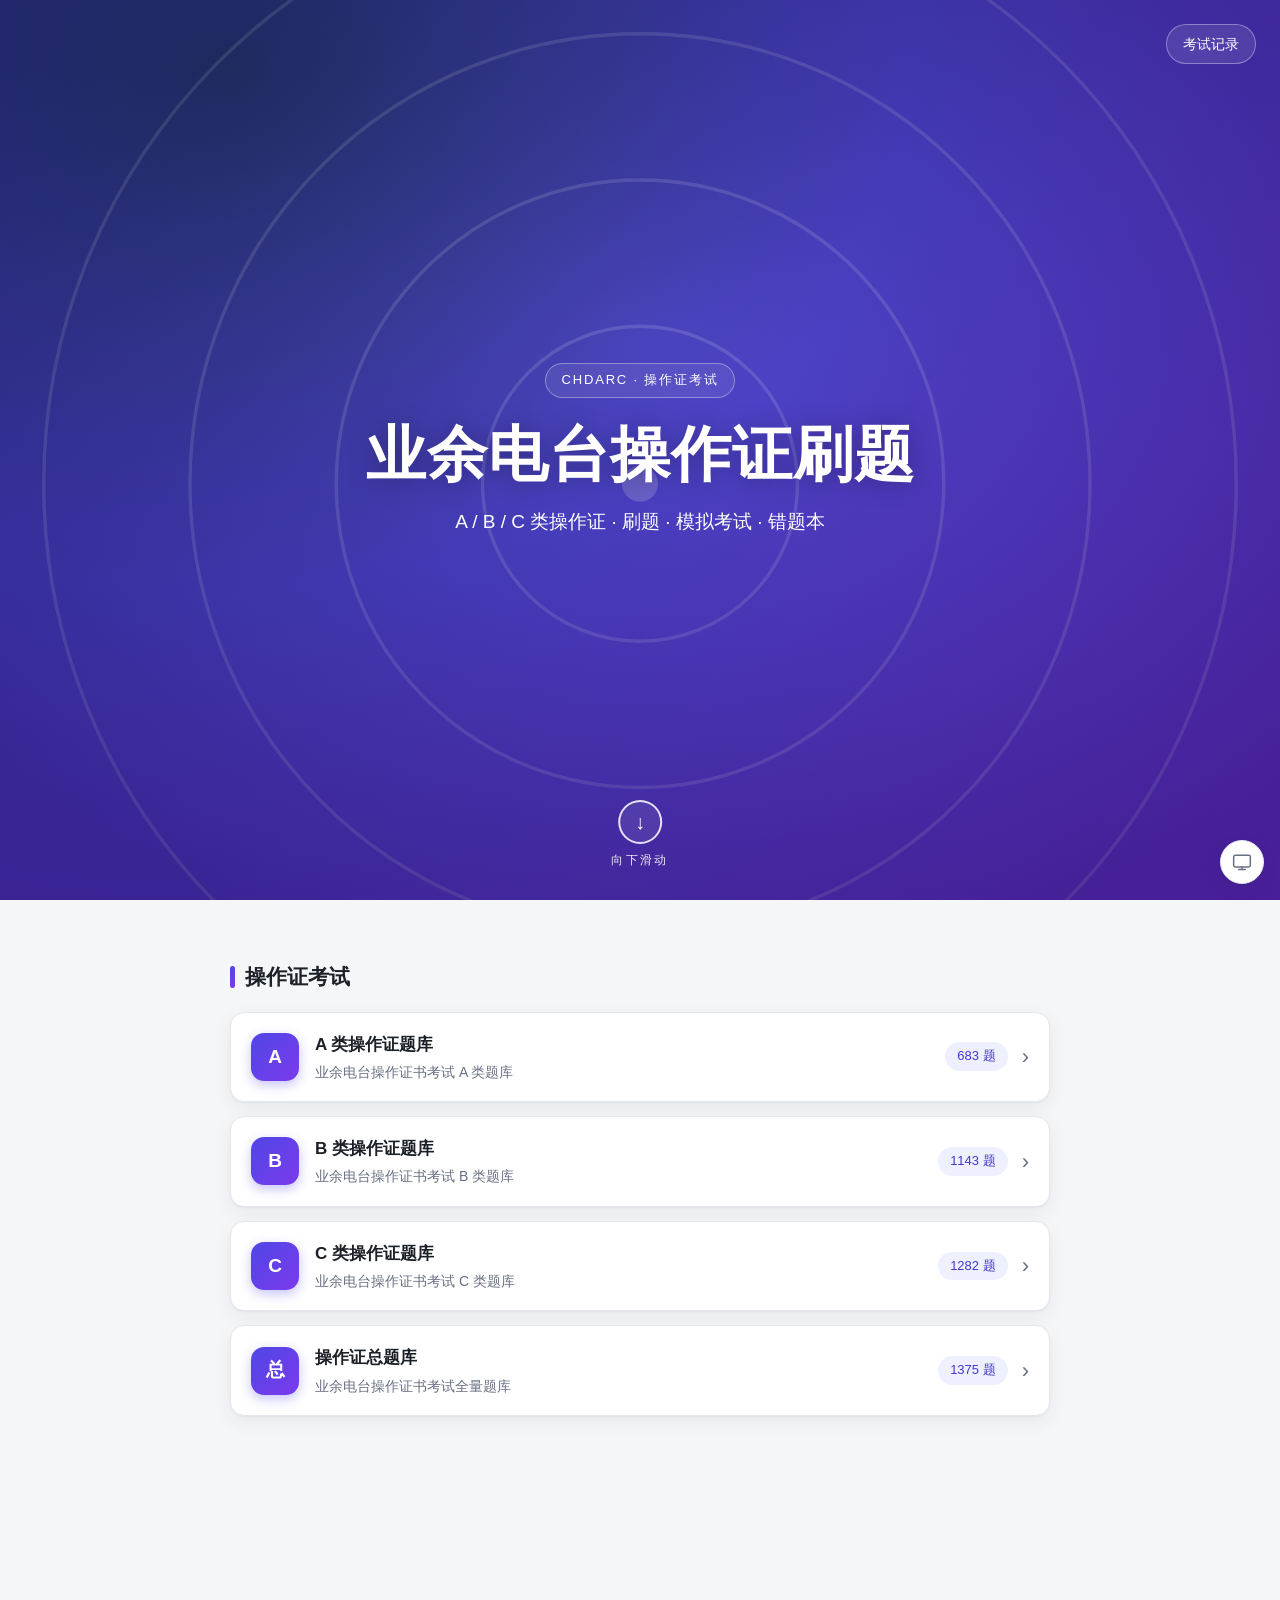
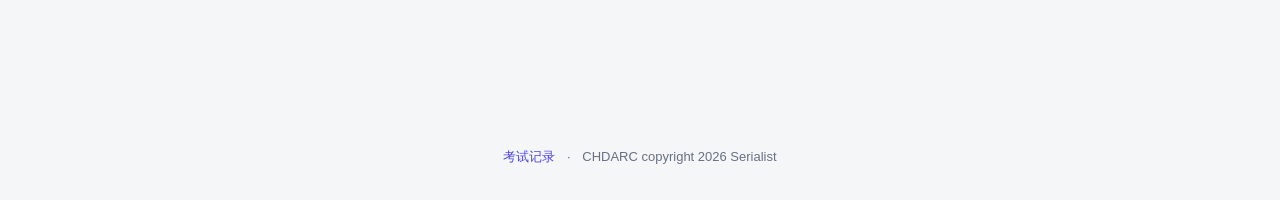
<file: index.html>
<!DOCTYPE html>
<html lang="zh-CN">
<head>
	<meta charset="UTF-8">
	<meta name="viewport" content="width=device-width, initial-scale=1.0">
	<title>刷题测试网站</title>
	<script>
		(function () {
			var t = null;
			try { t = localStorage.getItem('examapp:theme'); } catch (e) {}
			if (t !== 'light' && t !== 'dark') {
				t = window.matchMedia && window.matchMedia('(prefers-color-scheme: dark)').matches ? 'dark' : 'light';
			}
			document.documentElement.setAttribute('data-theme', t);
		})();
	</script>
	<link rel="icon" type="image/svg+xml" href="assets/favicon.svg">
	<link rel="icon" type="image/x-icon" href="favicon.ico">
	<link rel="stylesheet" href="assets/style/base.css">
	<link rel="stylesheet" href="assets/style/components.css">
	<link rel="stylesheet" href="assets/style/pages.css">
</head>

<body data-page="home">
	<section class="cover" id="cover">
		<div class="cover__bg" id="coverBg"></div>
		<div class="cover__overlay"></div>
		<a class="cover__nav" href="scores.html">考试记录</a>
		<div class="cover__inner">
			<span class="cover__badge">CHDARC · 操作证考试</span>
			<h1 class="cover__title">业余电台操作证刷题</h1>
			<p class="cover__subtitle">A / B / C 类操作证 · 刷题 · 模拟考试 · 错题本</p>
		</div>
		<button class="cover__scroll" id="coverArrow" aria-label="下滑查看目录">
			<span class="cover__arrow">&#8595;</span>
			<span class="cover__hint">向下滑动</span>
		</button>
	</section>

	<main class="catalog-section" id="catalogSection">
		<div class="catalog" id="catalog"></div>
		<footer class="site-footer">
			<a class="site-footer__link" href="scores.html">考试记录</a>
			<span class="site-footer__sep">·</span>
			<span>CHDARC copyright 2026 Serialist</span>
		</footer>
	</main>

	<script src="assets/script/config.js"></script>
	<script src="assets/script/site.js"></script>
	<script src="assets/script/store.js"></script>
	<script src="assets/script/data.js"></script>
	<script src="assets/script/records.js"></script>
	<script src="assets/script/session.js"></script>
	<script src="assets/script/ui/common.js"></script>
	<script src="assets/script/ui/home.js"></script>
	<script src="assets/script/theme.js"></script>
</body>

</html>
</file>
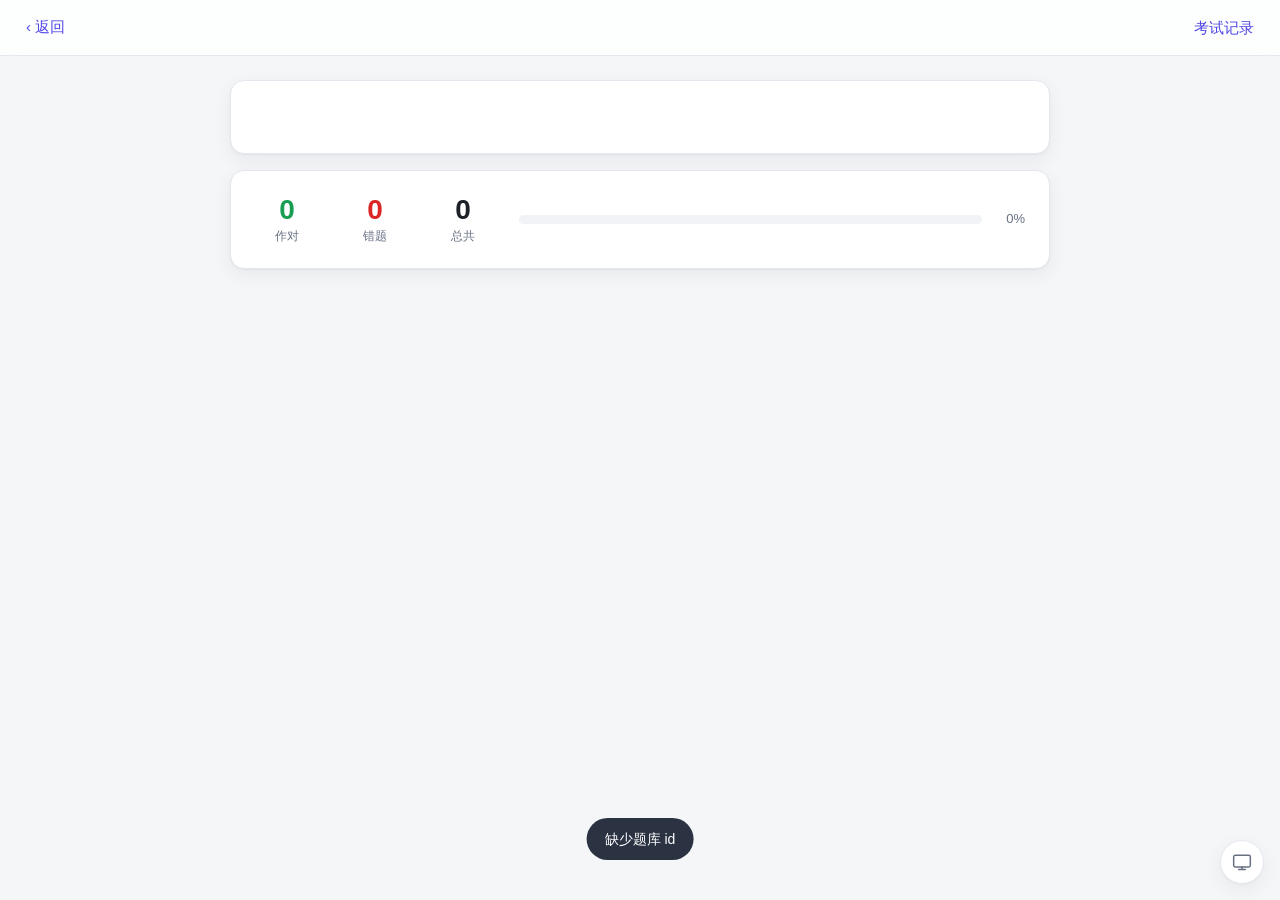
<file: bank.html>
<!DOCTYPE html>
<html lang="zh-CN">
<head>
  <meta charset="UTF-8">
  <meta name="viewport" content="width=device-width, initial-scale=1.0">
  <title>题库</title>
  <script>
    (function () {
      var t = null;
      try { t = localStorage.getItem('examapp:theme'); } catch (e) {}
      if (t !== 'light' && t !== 'dark') {
        t = window.matchMedia && window.matchMedia('(prefers-color-scheme: dark)').matches ? 'dark' : 'light';
      }
      document.documentElement.setAttribute('data-theme', t);
    })();
  </script>
  <link rel="icon" type="image/svg+xml" href="assets/favicon.svg">
  <link rel="icon" type="image/x-icon" href="favicon.ico">
  <link rel="stylesheet" href="assets/style/base.css">
  <link rel="stylesheet" href="assets/style/components.css">
  <link rel="stylesheet" href="assets/style/pages.css">
</head>
<body data-page="bank">
  <header class="topbar">
    <button class="topbar__btn" id="backBtn">&#8249; 返回</button>
    <div class="topbar__title" id="bankTitle"></div>
    <div class="topbar__right">
      <a class="topbar__btn" id="scoresLink" href="scores.html" title="考试记录">考试记录</a>
    </div>
  </header>

  <main class="bank">
    <section class="bank__head card">
      <h1 class="bank__title" id="headTitle"></h1>
      <p class="bank__brief" id="bankBrief"></p>
      <div class="bank__types" id="bankTypes"></div>
      <div class="bank__exam" id="bankExam"></div>
    </section>

    <section class="bank__stats card">
      <div class="stat">
        <span class="stat__num" id="statCorrect">0</span>
        <span class="stat__label">作对</span>
      </div>
      <div class="stat">
        <span class="stat__num" id="statWrong">0</span>
        <span class="stat__label">错题</span>
      </div>
      <div class="stat">
        <span class="stat__num" id="statTotal">0</span>
        <span class="stat__label">总共</span>
      </div>
      <div class="bank__progress">
        <div class="bank__progress-bar" id="progressBar"></div>
      </div>
      <span class="bank__progress-text" id="progressText">0%</span>
    </section>

    <section class="bank__modes" id="modeCards"></section>
  </main>

  <script src="assets/script/config.js"></script>
  <script src="assets/script/site.js"></script>
  <script src="assets/script/store.js"></script>
  <script src="assets/script/data.js"></script>
  <script src="assets/script/records.js"></script>
  <script src="assets/script/session.js"></script>
  <script src="assets/script/ui/common.js"></script>
  <script src="assets/script/ui/bank.js"></script>
  <script src="assets/script/theme.js"></script>
</body>
</html>
</file>
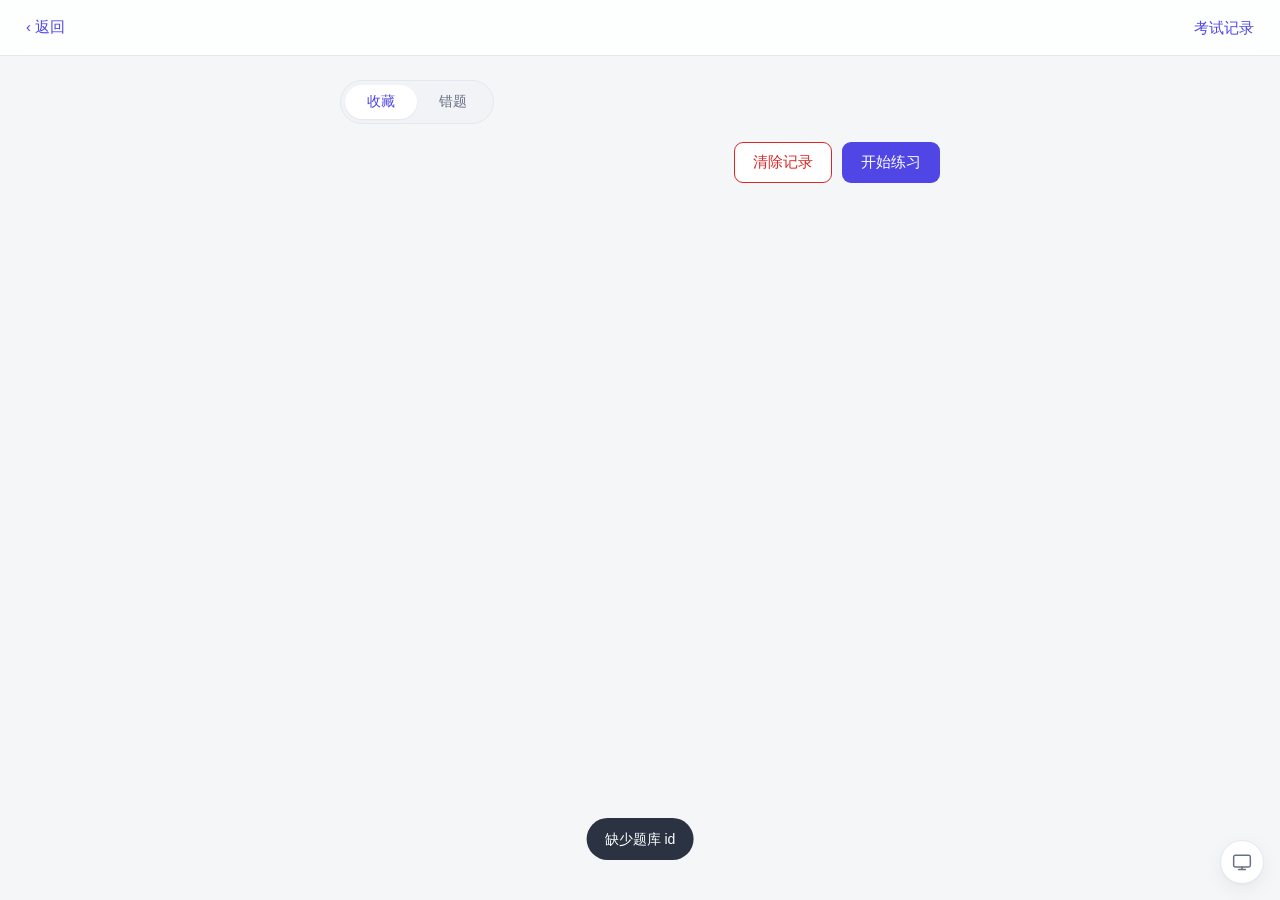
<file: records.html>
<!DOCTYPE html>
<html lang="zh-CN">
<head>
  <meta charset="UTF-8">
  <meta name="viewport" content="width=device-width, initial-scale=1.0">
  <title>收藏 / 错题</title>
  <script>
    (function () {
      var t = null;
      try { t = localStorage.getItem('examapp:theme'); } catch (e) {}
      if (t !== 'light' && t !== 'dark') {
        t = window.matchMedia && window.matchMedia('(prefers-color-scheme: dark)').matches ? 'dark' : 'light';
      }
      document.documentElement.setAttribute('data-theme', t);
    })();
  </script>
  <link rel="icon" type="image/svg+xml" href="assets/favicon.svg">
  <link rel="icon" type="image/x-icon" href="favicon.ico">
  <link rel="stylesheet" href="assets/style/base.css">
  <link rel="stylesheet" href="assets/style/components.css">
  <link rel="stylesheet" href="assets/style/pages.css">
</head>
<body data-page="records">
  <header class="topbar">
    <button class="topbar__btn" id="backBtn">&#8249; 返回</button>
    <div class="topbar__title" id="bankTitle"></div>
    <div class="topbar__right">
      <a class="topbar__btn" id="scoresLink" href="scores.html" title="考试记录">考试记录</a>
    </div>
  </header>

  <main class="records">
    <div class="tabs" role="tablist">
      <button class="tab is-active" data-tab="favorite">收藏</button>
      <button class="tab" data-tab="wrong">错题</button>
    </div>

    <div class="records__toolbar">
      <span class="records__count" id="recordCount"></span>
      <div class="records__actions">
        <button class="btn btn--danger-ghost" id="clearBtn">清除记录</button>
        <button class="btn btn--primary" id="practiceBtn">开始练习</button>
      </div>
    </div>

    <ul class="records__list" id="recordList"></ul>
  </main>

  <script src="assets/script/config.js"></script>
  <script src="assets/script/site.js"></script>
  <script src="assets/script/store.js"></script>
  <script src="assets/script/data.js"></script>
  <script src="assets/script/records.js"></script>
  <script src="assets/script/session.js"></script>
  <script src="assets/script/ui/common.js"></script>
  <script src="assets/script/ui/records.js"></script>
  <script src="assets/script/theme.js"></script>
</body>
</html>
</file>
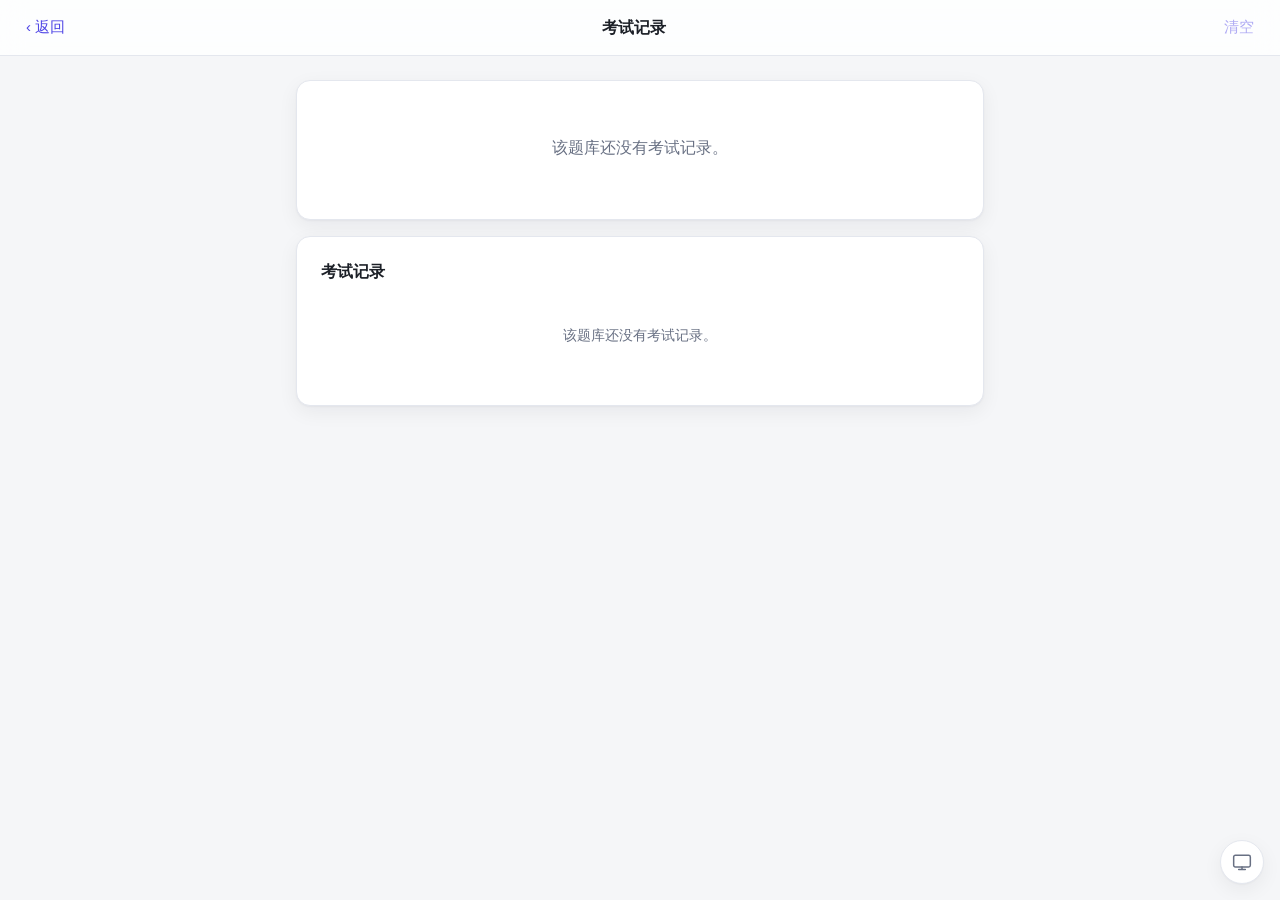
<file: scores.html>
<!DOCTYPE html>
<html lang="zh-CN">
<head>
  <meta charset="UTF-8">
  <meta name="viewport" content="width=device-width, initial-scale=1.0">
  <title>考试记录</title>
  <script>
    (function () {
      var t = null;
      try { t = localStorage.getItem('examapp:theme'); } catch (e) {}
      if (t !== 'light' && t !== 'dark') {
        t = window.matchMedia && window.matchMedia('(prefers-color-scheme: dark)').matches ? 'dark' : 'light';
      }
      document.documentElement.setAttribute('data-theme', t);
    })();
  </script>
  <link rel="icon" type="image/svg+xml" href="assets/favicon.svg">
  <link rel="icon" type="image/x-icon" href="favicon.ico">
  <link rel="stylesheet" href="assets/style/base.css">
  <link rel="stylesheet" href="assets/style/components.css">
  <link rel="stylesheet" href="assets/style/pages.css">
</head>
<body data-page="scores">
  <header class="topbar">
    <button class="topbar__btn" id="backBtn">&#8249; 返回</button>
    <div class="topbar__title">考试记录</div>
    <div class="topbar__right">
      <button class="topbar__btn" id="clearBtn" type="button">清空</button>
    </div>
  </header>

  <main class="scores">
    <div class="score-banks" id="scoreBanks"></div>

    <section class="score-detail card" id="scoreDetail"></section>

    <section class="score-history card">
      <div class="score-card__head">
        <h2 class="score-card__title">考试记录</h2>
        <span class="score-card__hint" id="historyHint"></span>
      </div>
      <div class="score-table" id="scoreTable"></div>
    </section>

    <section class="score-overview card" id="scoreOverview">
      <div class="score-card__head">
        <h2 class="score-card__title">成绩概览</h2>
        <span class="score-card__hint" id="scoreChartHint"></span>
      </div>
      <div class="score-rings" id="scoreRings"></div>
      <div class="score-chart" id="scoreChart"></div>
      <div class="score-legend">
        <span><i class="score-legend__dot score-legend__dot--score"></i>得分</span>
        <span><i class="score-legend__dot score-legend__dot--time"></i>用时（分钟）</span>
      </div>
    </section>
  </main>

  <script src="assets/script/config.js"></script>
  <script src="assets/script/site.js"></script>
  <script src="assets/script/store.js"></script>
  <script src="assets/script/data.js"></script>
  <script src="assets/script/records.js"></script>
  <script src="assets/script/session.js"></script>
  <script src="assets/script/ui/common.js"></script>
  <script src="assets/script/ui/scores.js"></script>
  <script src="assets/script/theme.js"></script>
</body>
</html>
</file>
<file: assets/style/base.css>
/* ============================================================
   base.css —— 设计变量、重置与通用基础样式
   含浅色 / 深色两套变量；<html data-theme="dark"> 时启用深色。
   ============================================================ */

:root {
  --bg: #f5f6f8;
  --surface: #ffffff;
  --surface-2: #f1f3f6;
  --surface-translucent: rgba(255, 255, 255, .82);
  --text: #1c2027;
  --text-muted: #687083;
  --border: #e4e7ee;

  --primary: #4f46e5;
  --primary-strong: #4338ca;
  --primary-soft: #eef0ff;
  --accent: #7c3aed;

  --success: #179e52;
  --success-soft: #e7f6ee;
  --danger: #dc2626;
  --danger-soft: #fdecec;
  --warn: #d97706;
  --warn-soft: #fdf3e2;

  --grad: linear-gradient(135deg, #4f46e5 0%, #7c3aed 100%);

  --radius: 14px;
  --radius-sm: 9px;
  --shadow-sm: 0 1px 2px rgba(16, 24, 40, .06);
  --shadow: 0 1px 2px rgba(16, 24, 40, .04), 0 6px 20px rgba(16, 24, 40, .06);
  --shadow-lg: 0 12px 32px rgba(16, 24, 40, .12);

  --font: -apple-system, BlinkMacSystemFont, "Segoe UI", "PingFang SC",
          "Hiragino Sans GB", "Microsoft YaHei", "Helvetica Neue", Arial, sans-serif;
}

/* 深色主题（由 theme.js / head 内联脚本设置 data-theme） */
:root[data-theme="dark"] {
  --bg: #0f1116;
  --surface: #181b22;
  --surface-2: #1f232d;
  --surface-translucent: rgba(24, 27, 34, .82);
  --text: #e7e9ee;
  --text-muted: #99a0ad;
  --border: #2a2f3a;

  --primary: #818cf8;
  --primary-strong: #a5b4fc;
  --primary-soft: #262b3d;
  --accent: #a78bfa;

  --success: #34d399;
  --success-soft: #123024;
  --danger: #f87171;
  --danger-soft: #3a1e1e;
  --warn: #fbbf24;
  --warn-soft: #3a2f16;

  --shadow-sm: 0 1px 2px rgba(0, 0, 0, .4);
  --shadow: 0 1px 2px rgba(0, 0, 0, .3), 0 6px 20px rgba(0, 0, 0, .3);
  --shadow-lg: 0 12px 32px rgba(0, 0, 0, .5);
}

*, *::before, *::after { box-sizing: border-box; }

html {
  /* 门户页两屏之间的“吸附”滚动（其它页面无 snap 元素，不受影响） */
  scroll-snap-type: y mandatory;
}

html, body { margin: 0; padding: 0; }

body {
  font-family: var(--font);
  color: var(--text);
  background: var(--bg);
  line-height: 1.6;
  -webkit-font-smoothing: antialiased;
  text-rendering: optimizeLegibility;
}

img, video { max-width: 100%; display: block; }

button { font-family: inherit; cursor: pointer; }
input, textarea { font-family: inherit; color: inherit; }

a { color: inherit; text-decoration: none; }

ul { list-style: none; margin: 0; padding: 0; }

h1, h2, h3, p { margin: 0; }

/* 通用容器 */
.container {
  max-width: 860px;
  margin: 0 auto;
  padding: 0 20px;
}

/* 卡片 */
.card {
  background: var(--surface);
  border: 1px solid var(--border);
  border-radius: var(--radius);
  box-shadow: var(--shadow);
  padding: 22px 24px;
}

/* 空状态 */
.empty {
  padding: 40px 20px;
  text-align: center;
  color: var(--text-muted);
}

.site-footer {
  text-align: center;
  color: var(--text-muted);
  font-size: 13px;
  padding: 32px 20px;
}
.site-footer__link { color: var(--primary); }
.site-footer__link:hover { text-decoration: underline; }
.site-footer__sep { margin: 0 8px; }
</file>
<file: assets/style/components.css>
/* ============================================================
   components.css —— 跨页面复用组件
   顶栏、按钮、chip、tabs、选项、反馈、媒体、提示、弹窗、主题按钮等
   ============================================================ */

/* ---------- 顶栏 ---------- */
.topbar {
  position: sticky;
  top: 0;
  z-index: 50;
  display: flex;
  align-items: center;
  gap: 12px;
  height: 56px;
  padding: 0 16px;
  background: var(--surface-translucent);
  backdrop-filter: saturate(180%) blur(12px);
  -webkit-backdrop-filter: saturate(180%) blur(12px);
  border-bottom: 1px solid var(--border);
}
.topbar__btn {
  border: none;
  background: transparent;
  color: var(--primary);
  font-size: 15px;
  padding: 6px 10px;
  border-radius: 8px;
  white-space: nowrap;
}
.topbar__btn:hover { background: var(--primary-soft); }
.topbar__btn:disabled { opacity: .45; cursor: not-allowed; }
.topbar__right .topbar__btn { display: inline-flex; align-items: center; }
.topbar__title {
  flex: 1;
  font-weight: 600;
  font-size: 16px;
  text-align: center;
  overflow: hidden;
  text-overflow: ellipsis;
  white-space: nowrap;
}
.topbar__right {
  display: flex;
  align-items: center;
  gap: 10px;
  min-width: 72px;
  justify-content: flex-end;
}
.topbar__hint { color: var(--text-muted); font-size: 14px; font-variant-numeric: tabular-nums; }

/* 倒计时 */
.timer {
  font-size: 16px;
  font-weight: 700;
  font-variant-numeric: tabular-nums;
  color: var(--text);
}
.timer--warn { color: var(--danger); }

/* ---------- 按钮 ---------- */
.btn {
  display: inline-flex;
  align-items: center;
  justify-content: center;
  gap: 6px;
  padding: 10px 18px;
  border-radius: var(--radius-sm);
  border: 1px solid transparent;
  font-size: 15px;
  font-weight: 500;
  transition: background .15s, border-color .15s, box-shadow .15s, transform .05s;
}
.btn:active { transform: translateY(1px); }
.btn:disabled { opacity: .45; cursor: not-allowed; }
.btn--primary { background: var(--primary); color: #fff; }
.btn--primary:hover:not(:disabled) { background: var(--primary-strong); }
.btn--ghost { background: var(--surface); border-color: var(--border); color: var(--text); }
.btn--ghost:hover:not(:disabled) { border-color: var(--primary); color: var(--primary); }
.btn--success { background: var(--success); color: #fff; }
.btn--success:hover { filter: brightness(.95); }
.btn--danger { background: var(--danger); color: #fff; }
.btn--danger:hover { filter: brightness(.95); }
.btn--danger-ghost { background: var(--surface); border-color: var(--danger); color: var(--danger); }
.btn--danger-ghost:hover { background: var(--danger-soft); }
.btn--sm { padding: 6px 12px; font-size: 13px; }

/* ---------- 题型 chip ---------- */
.q-chip {
  display: inline-block;
  padding: 3px 10px;
  border-radius: 999px;
  font-size: 12px;
  font-weight: 600;
  margin-bottom: 12px;
}
.chip--single { background: var(--primary-soft); color: var(--primary-strong); }
.chip--multiple { background: var(--warn-soft); color: var(--warn); }
.chip--subjective { background: var(--primary-soft); color: var(--accent); }

/* ---------- 选项 ---------- */
.q-options { display: flex; flex-direction: column; gap: 12px; margin-top: 20px; }

.opt {
  display: flex;
  align-items: center;
  gap: 14px;
  width: 100%;
  text-align: left;
  padding: 14px 16px;
  background: var(--surface);
  border: 1.5px solid var(--border);
  border-radius: var(--radius-sm);
  font-size: 15px;
  transition: border-color .15s, background .15s, box-shadow .15s;
}
.opt:hover:not(.is-locked) { border-color: var(--primary); box-shadow: 0 0 0 3px var(--primary-soft); }

.opt__key {
  flex: none;
  display: inline-flex;
  align-items: center;
  justify-content: center;
  width: 30px;
  height: 30px;
  font-size: 14px;
  font-weight: 700;
  color: var(--text-muted);
  border: 1.5px solid var(--border);
  background: var(--surface-2);
  transition: background .15s, color .15s, border-color .15s;
}
.opt__key--circle { border-radius: 50%; }
.opt__key--square { border-radius: 7px; }
.opt__text { flex: 1; }

.opt.is-selected { border-color: var(--primary); background: var(--primary-soft); }
.opt.is-selected .opt__key { background: var(--primary); border-color: var(--primary); color: #fff; }

/* 判题后的锁定态 */
.opt.is-locked { cursor: default; }
.opt.is-correct { border-color: var(--success); background: var(--success-soft); }
.opt.is-correct .opt__key { background: var(--success); border-color: var(--success); color: #fff; }
.opt.is-wrong { border-color: var(--danger); background: var(--danger-soft); }
.opt.is-wrong .opt__key { background: var(--danger); border-color: var(--danger); color: #fff; }

.q-options__actions { display: flex; justify-content: center; margin-top: 6px; }
.q-options__confirm { min-width: 140px; }
.q-hint { margin-top: 8px; font-size: 12px; color: var(--text-muted); text-align: center; line-height: 1.5; }

/* ---------- 主观题 ---------- */
.q-subjective { margin-top: 20px; }
.q-subjective__area {
  width: 100%;
  min-height: 160px;
  padding: 14px 16px;
  border: 1.5px solid var(--border);
  border-radius: var(--radius-sm);
  font-size: 15px;
  resize: vertical;
  background: var(--surface);
}
.q-subjective__area:focus { outline: none; border-color: var(--primary); box-shadow: 0 0 0 3px var(--primary-soft); }
.q-subjective__area:disabled { background: var(--surface-2); color: var(--text); }
.q-subjective__actions { display: flex; justify-content: center; margin-top: 16px; }
.q-subjective__submit { min-width: 140px; }

/* ---------- 反馈 ---------- */
.feedback { margin-top: 20px; border-radius: var(--radius-sm); padding: 16px 18px; }
.feedback--ok { background: var(--success-soft); }
.feedback--bad { background: var(--danger-soft); }
.feedback--subjective { background: var(--surface-2); border: 1px solid var(--border); }
.feedback__head { font-weight: 600; font-size: 15px; }
.feedback--ok .feedback__head { color: var(--success); }
.feedback--bad .feedback__head { color: var(--danger); }
.feedback__icon { margin-right: 4px; }
.feedback__explain, .feedback__ref, .feedback__ref-desc { margin-top: 10px; font-size: 14px; color: var(--text); }
.feedback__ref-desc { color: var(--text-muted); }
.feedback__selfmark { display: flex; gap: 12px; margin-top: 14px; justify-content: center; }

/* ---------- 附加题干（媒体） ---------- */
.q-media { display: flex; flex-direction: column; gap: 14px; margin: 16px 0; }
.media { width: 100%; }
.media--image img { border-radius: var(--radius-sm); border: 1px solid var(--border); }
.media--image figcaption { font-size: 12px; color: var(--text-muted); text-align: center; margin-top: 6px; }
.media--file {
  display: inline-flex;
  align-items: center;
  gap: 8px;
  width: fit-content;
  padding: 10px 16px;
  border: 1.5px dashed var(--border);
  border-radius: var(--radius-sm);
  color: var(--primary);
  font-size: 14px;
}
.media--file:hover { border-color: var(--primary); background: var(--primary-soft); }
.media__icon { font-size: 18px; }
.media--audio audio, .media--video video { width: 100%; border-radius: var(--radius-sm); }

/* ---------- tabs ---------- */
.tabs {
  display: inline-flex;
  background: var(--surface-2);
  border: 1px solid var(--border);
  border-radius: 999px;
  padding: 4px;
}
.tab {
  border: none;
  background: transparent;
  padding: 8px 22px;
  border-radius: 999px;
  font-size: 14px;
  font-weight: 500;
  color: var(--text-muted);
  transition: background .15s, color .15s;
}
.tab.is-active { background: var(--surface); color: var(--primary); box-shadow: var(--shadow-sm); }

/* ---------- 轻提示 ---------- */
.toast {
  position: fixed;
  left: 50%;
  bottom: 40px;
  transform: translate(-50%, 20px);
  background: rgba(26, 34, 51, .92);
  color: #fff;
  padding: 10px 18px;
  border-radius: 999px;
  font-size: 14px;
  opacity: 0;
  transition: opacity .25s, transform .25s;
  z-index: 200;
  max-width: 80vw;
}
.toast--show { opacity: 1; transform: translate(-50%, 0); }

/* ---------- 弹窗 ---------- */
.overlay {
  position: fixed;
  inset: 0;
  background: rgba(15, 20, 40, .5);
  display: flex;
  align-items: center;
  justify-content: center;
  padding: 20px;
  opacity: 0;
  pointer-events: none;
  transition: opacity .2s;
  z-index: 100;
}
.overlay.is-open { opacity: 1; pointer-events: auto; }
.modal {
  width: 100%;
  max-width: 560px;
  max-height: 84vh;
  display: flex;
  flex-direction: column;
  background: var(--surface);
  border-radius: var(--radius);
  box-shadow: var(--shadow-lg);
  overflow: hidden;
}
.modal__actions { display: flex; gap: 12px; padding: 16px 20px; border-top: 1px solid var(--border); }
.modal__actions .btn { flex: 1; padding-left: 10px; padding-right: 10px; white-space: nowrap; }

/* 确认弹窗 */
.modal--confirm { max-width: 380px; }
.modal--confirm .modal__body { padding: 26px 24px; font-size: 15px; line-height: 1.7; text-align: center; }
.modal--confirm .modal__actions { border-top: none; padding: 0 20px 20px; }

/* ---------- 主题切换按钮 ---------- */
.theme-toggle {
  position: fixed;
  right: 16px;
  bottom: 16px;
  z-index: 60;
  width: 44px;
  height: 44px;
  border-radius: 50%;
  border: 1px solid var(--border);
  background: var(--surface);
  color: var(--text-muted);
  display: flex;
  align-items: center;
  justify-content: center;
  box-shadow: var(--shadow);
  transition: color .15s, border-color .15s, transform .15s;
}
.theme-toggle:hover { color: var(--primary); border-color: var(--primary); transform: translateY(-1px); }
</file>
<file: assets/style/pages.css>
/* ============================================================
   pages.css —— 各页面专属布局
   门户封面/目录、题库信息页、刷题页、记录页
   ============================================================ */

/* ================= 门户首页 ================= */

.cover {
  position: relative;
  height: 100vh;
  min-height: 480px;
  overflow: hidden;
  background: radial-gradient(120% 130% at 18% 8%, #1e2b6b 0%, #4338ca 44%, #6d28d9 100%);
  color: #fff;
  scroll-snap-align: start;
  scroll-snap-stop: always;
}
.cover__bg {
  position: absolute;
  inset: 0;
  background-image: url(../cover.svg);
  background-size: cover;
  background-position: center;
  opacity: .28;
  animation: coverPulse 10s ease-in-out infinite;
}
.cover__overlay {
  position: absolute;
  inset: 0;
  background:
    radial-gradient(70% 70% at 50% 38%, rgba(255, 255, 255, .07), rgba(6, 12, 30, .34));
}
.cover__inner {
  position: relative;
  z-index: 2;
  height: 100%;
  display: flex;
  flex-direction: column;
  align-items: center;
  justify-content: center;
  text-align: center;
  padding: 0 28px;
}
.cover__badge {
  display: inline-flex;
  align-items: center;
  gap: 8px;
  font-size: 13px;
  letter-spacing: .14em;
  padding: 6px 16px;
  border: 1px solid rgba(255, 255, 255, .35);
  border-radius: 999px;
  margin-bottom: 22px;
  background: rgba(255, 255, 255, .08);
  animation: riseIn .7s ease both;
}
.cover__title {
  font-size: clamp(36px, 8vw, 60px);
  font-weight: 800;
  letter-spacing: 1px;
  line-height: 1.15;
  margin-bottom: 18px;
  text-shadow: 0 2px 24px rgba(0, 0, 0, .28);
  animation: riseIn .7s .08s ease both;
}
.cover__subtitle {
  font-size: clamp(15px, 3vw, 19px);
  opacity: .92;
  animation: riseIn .7s .16s ease both;
}

.cover__scroll {
  position: absolute;
  left: 50%;
  bottom: 30px;
  transform: translateX(-50%);
  z-index: 2;
  display: flex;
  flex-direction: column;
  align-items: center;
  gap: 8px;
  background: transparent;
  border: none;
  color: rgba(255, 255, 255, .9);
}
.cover__arrow {
  width: 44px;
  height: 44px;
  border: 2px solid rgba(255, 255, 255, .85);
  border-radius: 50%;
  background: rgba(255, 255, 255, .08);
  color: #fff;
  font-size: 20px;
  display: flex;
  align-items: center;
  justify-content: center;
  animation: bounce 1.8s ease-in-out infinite;
}
.cover__hint { font-size: 12px; letter-spacing: .2em; }

@keyframes bounce {
  0%, 100% { transform: translateY(0); }
  50% { transform: translateY(10px); }
}
@keyframes coverPulse {
  0%, 100% { transform: scale(1); opacity: .28; }
  50% { transform: scale(1.06); opacity: .36; }
}
@keyframes riseIn {
  from { opacity: 0; transform: translateY(18px); }
  to { opacity: 1; transform: translateY(0); }
}

/* 目录：至少占一个窗口，作为第二个“吸附”屏 */
.catalog-section {
  min-height: 100vh;
  scroll-snap-align: start;
  display: flex;
  flex-direction: column;
  background: var(--bg);
}
.catalog {
  max-width: 860px;
  width: 100%;
  margin: 0 auto;
  padding: 60px 20px 40px;
  flex: 1;
}
.list { margin-bottom: 46px; }
.list__title {
  display: flex;
  align-items: center;
  gap: 10px;
  font-size: 21px;
  font-weight: 700;
  margin-bottom: 18px;
}
.list__title::before {
  content: '';
  width: 5px;
  height: 22px;
  border-radius: 3px;
  background: var(--grad);
}

.bank-item {
  position: relative;
  display: flex;
  align-items: center;
  gap: 16px;
  background: var(--surface);
  border: 1px solid var(--border);
  border-radius: var(--radius);
  box-shadow: var(--shadow);
  padding: 18px 20px;
  margin-bottom: 14px;
  overflow: hidden;
  transition: transform .16s, box-shadow .16s, border-color .16s;
}
.bank-item::before {
  content: '';
  position: absolute;
  left: 0;
  top: 0;
  bottom: 0;
  width: 4px;
  background: var(--grad);
  opacity: 0;
  transition: opacity .16s;
}
.bank-item:hover { transform: translateY(-2px); box-shadow: var(--shadow-lg); border-color: var(--primary); }
.bank-item:hover::before { opacity: 1; }
.bank-item__badge {
  flex: none;
  width: 48px;
  height: 48px;
  border-radius: 13px;
  background: var(--grad);
  color: #fff;
  font-weight: 700;
  font-size: 19px;
  display: flex;
  align-items: center;
  justify-content: center;
  box-shadow: 0 4px 12px rgba(79, 70, 229, .32);
}
.bank-item__main { flex: 1; min-width: 0; }
.bank-item__title { font-size: 17px; font-weight: 600; }
.bank-item__brief { font-size: 14px; color: var(--text-muted); margin-top: 3px; overflow: hidden; text-overflow: ellipsis; white-space: nowrap; }
.bank-item__meta { display: flex; align-items: center; gap: 14px; flex: none; }
.bank-item__count { font-size: 13px; color: var(--primary-strong); background: var(--primary-soft); padding: 4px 12px; border-radius: 999px; font-variant-numeric: tabular-nums; }
.bank-item__go { font-size: 22px; color: var(--text-muted); }

/* ================= 题库信息页 ================= */

.bank { max-width: 860px; margin: 0 auto; padding: 24px 20px 40px; }

.bank__head { margin-bottom: 16px; }
.bank__title { font-size: 26px; font-weight: 800; margin-bottom: 8px; }
.bank__brief { color: var(--text-muted); font-size: 15px; }
.bank__types { display: flex; flex-wrap: wrap; gap: 8px; margin-top: 14px; }
.bank__type {
  font-size: 13px;
  color: var(--primary-strong);
  background: var(--primary-soft);
  padding: 4px 12px;
  border-radius: 999px;
}
.bank__exam { display: flex; align-items: center; gap: 8px; flex-wrap: wrap; margin-top: 14px; }
.bank__exam-label {
  font-size: 12px;
  font-weight: 600;
  color: var(--primary);
  background: var(--primary-soft);
  padding: 3px 10px;
  border-radius: 999px;
}
.bank__exam-text { font-size: 13px; color: var(--text-muted); }

.bank__stats { display: flex; align-items: center; flex-wrap: wrap; gap: 24px; margin-bottom: 24px; }
.stat { display: flex; flex-direction: column; align-items: center; min-width: 64px; }
.stat__num { font-size: 28px; font-weight: 800; line-height: 1.2; font-variant-numeric: tabular-nums; }
.stat:nth-child(1) .stat__num { color: var(--success); }
.stat:nth-child(2) .stat__num { color: var(--danger); }
.stat__label { font-size: 12px; color: var(--text-muted); }
.bank__progress { flex: 1; min-width: 160px; height: 9px; background: var(--surface-2); border-radius: 999px; overflow: hidden; }
.bank__progress-bar { height: 100%; width: 0; background: var(--grad); transition: width .4s ease; }
.bank__progress-text { font-size: 13px; color: var(--text-muted); font-variant-numeric: tabular-nums; }

.bank__modes { display: grid; grid-template-columns: repeat(2, 1fr); gap: 16px; }
.mode-card {
  display: flex;
  align-items: center;
  gap: 16px;
  background: var(--surface);
  border: 1px solid var(--border);
  border-radius: var(--radius);
  box-shadow: var(--shadow);
  padding: 20px;
  transition: transform .16s, box-shadow .16s, border-color .16s;
}
.mode-card:hover { transform: translateY(-2px); box-shadow: var(--shadow-lg); border-color: var(--primary); }
.mode-card__icon {
  flex: none;
  width: 46px;
  height: 46px;
  border-radius: 12px;
  display: flex;
  align-items: center;
  justify-content: center;
}
.mode-card__icon svg { display: block; }
.mode-card__icon--1 { background: var(--primary-soft); color: var(--primary-strong); }
.mode-card__icon--2 { background: var(--primary-soft); color: var(--accent); }
.mode-card__icon--3 { background: var(--success-soft); color: var(--success); }
.mode-card__icon--4 { background: var(--warn-soft); color: var(--warn); }
.mode-card__body { min-width: 0; }
.mode-card__title { font-size: 17px; font-weight: 700; }
.mode-card__desc { font-size: 13px; color: var(--text-muted); }

@media (max-width: 560px) {
  .bank__modes { grid-template-columns: 1fr; }
}

/* ================= 刷题页 ================= */

.practice { max-width: 760px; margin: 0 auto; padding: 20px 16px 60px; }

/* 标题栏下方的答题进度条（sticky 跟随顶栏） */
.practice__progress {
  position: sticky;
  top: 56px;
  z-index: 45;
  height: 3px;
  background: var(--surface-2);
}
.practice__progress-bar {
  height: 100%;
  width: 0;
  background: var(--grad);
  transition: width .3s ease;
}

.practice__head {
  display: flex;
  align-items: center;
  justify-content: space-between;
  gap: 12px;
  margin-bottom: 14px;
}
.q-meta { display: flex; align-items: baseline; gap: 12px; min-width: 0; }
.q-meta__id { font-size: 22px; font-weight: 800; font-variant-numeric: tabular-nums; color: var(--primary); flex: none; }
.q-meta__brief { font-size: 14px; color: var(--text-muted); overflow: hidden; text-overflow: ellipsis; white-space: nowrap; }

.fav {
  flex: none;
  border: 1px solid var(--border);
  background: var(--surface);
  width: 40px;
  height: 40px;
  border-radius: 50%;
  font-size: 20px;
  color: var(--text-muted);
  display: flex;
  align-items: center;
  justify-content: center;
  transition: border-color .15s, color .15s;
}
.fav:hover { border-color: var(--warn); }
.fav.is-fav { color: var(--warn); border-color: var(--warn); }

.q-nav {
  display: flex;
  align-items: center;
  justify-content: space-between;
  gap: 10px;
  margin-bottom: 16px;
}
.q-nav__jump { display: flex; align-items: center; gap: 8px; }
.q-nav__jump input {
  width: 88px;
  padding: 9px 10px;
  border: 1.5px solid var(--border);
  border-radius: var(--radius-sm);
  font-size: 14px;
  text-align: center;
  background: var(--surface);
}
.q-nav__jump input:focus { outline: none; border-color: var(--primary); }

.q-card {
  background: var(--surface);
  border: 1px solid var(--border);
  border-radius: var(--radius);
  box-shadow: var(--shadow);
  padding: 24px 22px;
}
.q-stem { font-size: 17px; line-height: 1.8; white-space: pre-wrap; word-break: break-word; }

@media (max-width: 640px) {
  .q-nav { flex-wrap: wrap; }
  .q-nav .btn { flex: 1; padding: 10px 8px; }
  .q-nav__jump { order: 3; width: 100%; justify-content: center; }
  .q-card { padding: 18px 16px; }
}

/* ================= 记录页 ================= */

.records { max-width: 640px; margin: 0 auto; padding: 24px 20px 60px; }
.records .tabs { margin-bottom: 18px; }
.records__toolbar { display: flex; align-items: center; justify-content: space-between; margin-bottom: 14px; }
.records__count { color: var(--text-muted); font-size: 14px; }
.records__actions { display: flex; align-items: center; gap: 10px; }
.records__list { display: flex; flex-direction: column; gap: 10px; }
.record-item {
  display: flex;
  align-items: center;
  gap: 14px;
  background: var(--surface);
  border: 1px solid var(--border);
  border-radius: var(--radius-sm);
  box-shadow: var(--shadow-sm);
  padding: 14px 18px;
  cursor: pointer;
  transition: border-color .15s, transform .15s, box-shadow .15s;
}
.record-item:hover { border-color: var(--primary); transform: translateX(2px); box-shadow: var(--shadow); }
.record-item__id { font-weight: 700; font-variant-numeric: tabular-nums; color: var(--primary); flex: none; }
.record-item__brief { flex: 1; color: var(--text-muted); font-size: 14px; overflow: hidden; text-overflow: ellipsis; white-space: nowrap; }
.record-item__go { color: var(--text-muted); font-size: 20px; }

/* ================= 考试记录页 ================= */

.scores {
  max-width: 720px;
  margin: 0 auto;
  padding: 24px 16px 70px;
  display: flex;
  flex-direction: column;
  gap: 16px;
}

/* 顶部题库切换 */
.score-banks { display: flex; flex-wrap: wrap; gap: 8px; }
.score-filter {
  padding: 6px 14px;
  border-radius: 999px;
  border: 1px solid var(--border);
  background: var(--surface-2);
  color: var(--text-muted);
  font-size: 13px;
  transition: background .15s, border-color .15s, color .15s;
}
.score-filter:hover { border-color: var(--primary); color: var(--primary); }
.score-filter.is-active { background: var(--primary); border-color: var(--primary); color: #fff; }

/* 详情卡：某次考试的结果 */
.score-detail { padding: 24px 20px; text-align: center; scroll-margin-top: 72px; }
.score-detail__head { display: flex; align-items: baseline; justify-content: space-between; gap: 12px; text-align: left; }
.score-detail__bank { font-size: 16px; font-weight: 700; }
.score-detail__date { font-size: 12px; color: var(--text-muted); font-variant-numeric: tabular-nums; white-space: nowrap; }
.score-detail__value { display: flex; align-items: baseline; justify-content: center; gap: 4px; margin-top: 14px; }
.score-detail__num { font-size: 56px; font-weight: 800; line-height: 1; font-variant-numeric: tabular-nums; }
.score-detail__unit { font-size: 16px; color: var(--text-muted); }
.score-detail__badge {
  display: inline-block;
  margin-top: 10px;
  padding: 3px 14px;
  border-radius: 999px;
  font-size: 13px;
  font-weight: 600;
}
.score-detail__badge.is-pass { background: var(--success-soft); color: var(--success); }
.score-detail__badge.is-fail { background: var(--danger-soft); color: var(--danger); }
.score-detail__meta { margin-top: 10px; font-size: 13px; color: var(--text-muted); font-variant-numeric: tabular-nums; }
.score-detail__hint { margin-top: 10px; font-size: 12px; color: var(--warn); }
.score-detail__empty { padding: 30px 10px 34px; text-align: center; color: var(--text-muted); }
.score-detail__cta { margin-top: 16px; }

.score-actions { display: grid; grid-template-columns: repeat(3, 1fr); gap: 10px; margin-top: 20px; }
.score-actions .btn { padding: 10px 6px; font-size: 14px; white-space: nowrap; }
.btn.is-disabled { opacity: .45; cursor: not-allowed; pointer-events: none; }

/* 卡块头部 */
.score-card { padding: 20px; }
.score-card__head { display: flex; align-items: baseline; justify-content: space-between; gap: 12px; margin-bottom: 10px; }
.score-card__title { font-size: 16px; font-weight: 700; }
.score-card__hint { font-size: 12px; color: var(--text-muted); }

/* 考试记录列表 */
.score-table__head,
.score-row {
  display: grid;
  grid-template-columns: 1.5fr .8fr .9fr;
  align-items: center;
  gap: 8px;
}
.score-table__head { padding: 8px; border-bottom: 1px solid var(--border); font-size: 12px; color: var(--text-muted); }
.score-table__head span:last-child { text-align: right; }
.score-row {
  padding: 11px 8px;
  border-bottom: 1px solid var(--border);
  font-size: 14px;
  cursor: pointer;
  transition: background .15s, box-shadow .15s;
}
.score-row:last-child { border-bottom: none; }
.score-row:hover { background: var(--surface-2); }
.score-row.is-active { background: var(--primary-soft); box-shadow: inset 3px 0 0 var(--primary); }
.score-row__date { color: var(--text-muted); font-variant-numeric: tabular-nums; }
.score-row__score { font-weight: 700; font-variant-numeric: tabular-nums; }
.score-row__score.is-pass { color: var(--success); }
.score-row__score.is-fail { color: var(--danger); }
.score-row__time { text-align: right; color: var(--text-muted); font-variant-numeric: tabular-nums; }
.score-table__empty { padding: 30px 10px 36px; text-align: center; color: var(--text-muted); font-size: 14px; }

/* 成绩概览（次要信息） */
.score-overview { padding: 20px; }
.score-rings { display: flex; justify-content: space-between; align-items: flex-start; gap: 12px; padding: 8px 0 4px; }
.score-ring-wrap { flex: 1 1 0; min-width: 0; display: flex; flex-direction: column; align-items: center; gap: 10px; }
.score-ring {
  width: 100%;
  max-width: 104px;
  aspect-ratio: 1 / 1;
  border-radius: 50%;
  background: conic-gradient(var(--ring-color) calc(var(--pct) * 1%), var(--surface-2) 0);
  display: flex;
  align-items: center;
  justify-content: center;
}
.score-ring__inner {
  width: 80%;
  height: 80%;
  border-radius: 50%;
  background: var(--surface);
  box-shadow: inset 0 0 0 1px var(--border);
  display: flex;
  align-items: baseline;
  justify-content: center;
  gap: 2px;
}
.score-ring__num { font-size: 27px; font-weight: 800; line-height: 1; font-variant-numeric: tabular-nums; }
.score-ring__unit { font-size: 12px; color: var(--text-muted); }
.score-ring__label { font-size: 13px; color: var(--text-muted); }

.score-chart { width: 100%; min-height: 240px; }
.score-chart svg { display: block; max-width: 100%; height: auto; }

.chart-grid { stroke: var(--border); stroke-width: 1; }
.chart-label { fill: var(--text-muted); font-size: 11px; }
.chart-line { fill: none; stroke-width: 2; stroke-linejoin: round; stroke-linecap: round; }
.chart-line--score { stroke: var(--danger); }
.chart-line--time { stroke: var(--primary); }
.chart-dot { fill: var(--surface); stroke-width: 2; }
.chart-dot--score { stroke: var(--danger); }
.chart-dot--time { stroke: var(--primary); }

.score-legend { display: flex; justify-content: center; gap: 22px; font-size: 12px; color: var(--text-muted); margin-top: 4px; }
.score-legend__dot { display: inline-block; width: 12px; height: 12px; border-radius: 3px; margin-right: 6px; vertical-align: -1px; }
.score-legend__dot--score { background: var(--danger); }
.score-legend__dot--time { background: var(--primary); }

@media (max-width: 360px) {
  .score-ring__num { font-size: 22px; }
  .score-ring__unit { font-size: 11px; }
  .score-rings { gap: 6px; }
  .score-row { font-size: 13px; }
  .score-row__date { font-size: 12px; }
  .score-table__head { font-size: 11px; }
  .score-detail__num { font-size: 46px; }
  .score-actions .btn { font-size: 13px; padding: 10px 4px; }
}

/* 门户封面右上角的「我的成绩」入口 */
.cover__nav {
  position: absolute;
  top: 24px;
  right: 24px;
  z-index: 3;
  padding: 8px 16px;
  border-radius: 999px;
  border: 1px solid rgba(255, 255, 255, .35);
  background: rgba(255, 255, 255, .1);
  color: #fff;
  font-size: 14px;
  backdrop-filter: blur(8px);
  -webkit-backdrop-filter: blur(8px);
  transition: background .15s;
}
.cover__nav:hover { background: rgba(255, 255, 255, .22); }
</file>
